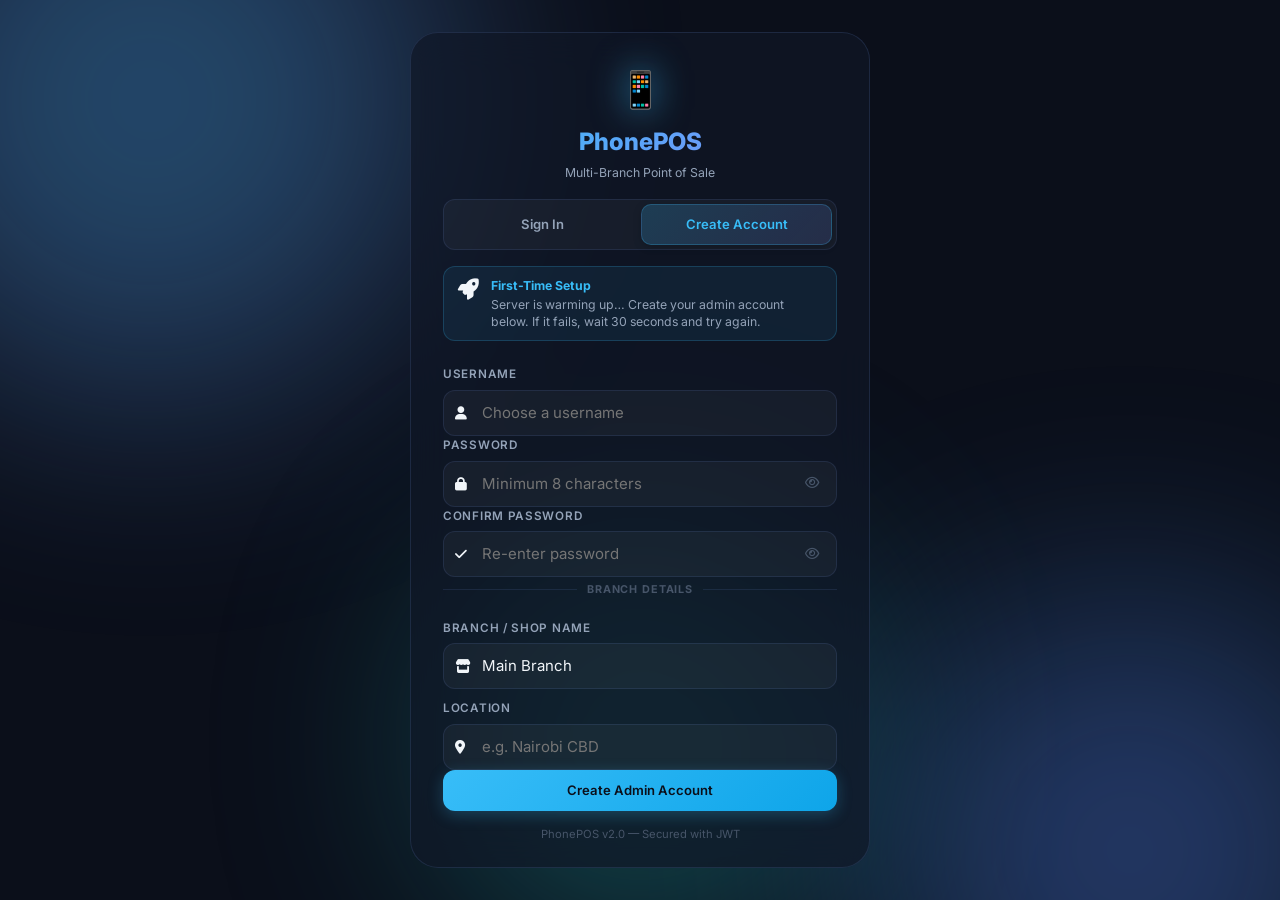
<file: frontend/index.html>
<!DOCTYPE html>
<html lang="en">
<head>
  <meta charset="UTF-8" />
  <meta name="viewport" content="width=device-width, initial-scale=1.0" />
  <title>PhonePOS — Sign In</title>
  <meta name="description" content="Multi-branch phone shop point of sale system. Secure login and account setup." />
  <link rel="preconnect" href="https://fonts.googleapis.com" />
  <link href="https://fonts.googleapis.com/css2?family=Inter:wght@300;400;500;600;700;800&display=swap" rel="stylesheet" />
  <link rel="stylesheet" href="css/style.css" />
  <link rel="stylesheet" href="https://cdnjs.cloudflare.com/ajax/libs/font-awesome/6.5.0/css/all.min.css" crossorigin="anonymous" referrerpolicy="no-referrer" />
</head>
<body class="auth-page">

  <!-- Animated background -->
  <div class="auth-bg">
    <div class="auth-blob blob-1"></div>
    <div class="auth-blob blob-2"></div>
    <div class="auth-blob blob-3"></div>
  </div>

  <div class="auth-card glass" id="authCard">

    <!-- Logo -->
    <div class="auth-logo">
      <div class="logo-icon">📱</div>
      <h1 class="auth-title">PhonePOS</h1>
      <p class="auth-subtitle">Multi-Branch Point of Sale</p>
    </div>

    <!-- Tab switcher -->
    <div class="auth-tabs" id="authTabs">
      <button class="auth-tab active" id="tabLogin"    data-tab="login">Sign In</button>
      <button class="auth-tab"        id="tabRegister" data-tab="register">Create Account</button>
    </div>

    <!-- ── LOGIN FORM ───────────────────────────────────────── -->
    <form id="loginForm" class="auth-form" autocomplete="off">
      <div class="form-group">
        <label for="loginUsername">Username</label>
        <div class="input-wrap">
          <span class="input-icon"><i class="fa-solid fa-user"></i></span>
          <input type="text" id="loginUsername" placeholder="Enter username"
                 required autocomplete="username" />
        </div>
      </div>

      <div class="form-group">
        <label for="loginPassword">Password</label>
        <div class="input-wrap">
          <span class="input-icon"><i class="fa-solid fa-lock"></i></span>
          <input type="password" id="loginPassword" placeholder="Enter password"
                 required autocomplete="current-password" />
          <button type="button" class="pwd-toggle" data-target="loginPassword"><i class="fa-regular fa-eye"></i></button>
        </div>
      </div>

      <div id="loginError" class="alert alert-error hidden"></div>

      <button type="submit" class="btn btn-primary btn-full" id="loginBtn">
        <span class="btn-text">Sign In</span>
        <span class="btn-loader hidden">⏳ Signing in…</span>
      </button>
    </form>

    <!-- ── CREATE ACCOUNT FORM ─────────────────────────────── -->
    <form id="registerForm" class="auth-form hidden" autocomplete="off">

      <!-- First-time setup notice -->
      <div id="setupNotice" class="setup-notice hidden">
        <div class="setup-notice-icon"><i class="fa-solid fa-rocket"></i></div>
        <div>
          <strong>First-Time Setup</strong>
          <p>No accounts exist yet. This will create the <em>admin</em> account for your system.</p>
        </div>
      </div>

      <!-- Already has users — locked -->
      <div id="registrationClosed" class="setup-notice setup-notice-locked hidden">
        <div class="setup-notice-icon"><i class="fa-solid fa-lock"></i></div>
        <div>
          <strong>Registration Closed</strong>
          <p>Ask your system admin to create an account for you, then sign in above.</p>
        </div>
      </div>

      <div id="registerFields">
        <div class="form-group">
          <label for="regUsername">Username</label>
          <div class="input-wrap">
            <span class="input-icon"><i class="fa-solid fa-user"></i></span>
            <input type="text" id="regUsername" placeholder="Choose a username"
                   minlength="3" required autocomplete="off" />
          </div>
        </div>

        <div class="form-group">
          <label for="regPassword">Password</label>
          <div class="input-wrap">
            <span class="input-icon"><i class="fa-solid fa-lock"></i></span>
            <input type="password" id="regPassword" placeholder="Minimum 8 characters"
                   minlength="8" required autocomplete="new-password" />
            <button type="button" class="pwd-toggle" data-target="regPassword"><i class="fa-regular fa-eye"></i></button>
          </div>
        </div>

        <div class="form-group">
          <label for="regConfirm">Confirm Password</label>
          <div class="input-wrap">
            <span class="input-icon"><i class="fa-solid fa-check"></i></span>
            <input type="password" id="regConfirm" placeholder="Re-enter password"
                   minlength="8" required autocomplete="new-password" />
            <button type="button" class="pwd-toggle" data-target="regConfirm"><i class="fa-regular fa-eye"></i></button>
          </div>
        </div>

        <!-- Shop fields -->
        <div id="shopFields" class="shop-fields">
          <div class="section-divider">
            <span>Branch Details</span>
          </div>
          <div class="form-group">
            <label for="regShopName">Branch / Shop Name</label>
            <div class="input-wrap">
              <span class="input-icon"><i class="fa-solid fa-store"></i></span>
              <input type="text" id="regShopName" placeholder="e.g. Main Branch"
                     value="Main Branch" />
            </div>
          </div>
          <div class="form-group">
            <label for="regShopLocation">Location</label>
            <div class="input-wrap">
              <span class="input-icon"><i class="fa-solid fa-location-dot"></i></span>
              <input type="text" id="regShopLocation" placeholder="e.g. Nairobi CBD" />
            </div>
          </div>
        </div>

        <div id="registerError" class="alert alert-error hidden"></div>

        <button type="submit" class="btn btn-primary btn-full" id="registerBtn">
          <span class="btn-text">Create Admin Account</span>
          <span class="btn-loader hidden">⏳ Creating…</span>
        </button>
      </div>
    </form>

    <p class="auth-footer">PhonePOS v2.0 &mdash; Secured with JWT</p>
  </div>

  <script src="js/api.js"></script>
  <script src="js/login.js"></script>
</body>
</html>
</file>
<file: frontend/css/style.css>
/* ==========================================================
   PhonePOS — Premium Dark UI
   ========================================================== */

/* ── Google Font ──────────────────────────────────────────── */
@import url('https://fonts.googleapis.com/css2?family=Inter:wght@300;400;500;600;700;800&display=swap');

/* ── Design Tokens ────────────────────────────────────────── */
:root {
  /* Palette */
  --clr-bg:          #0b0f1a;
  --clr-surface:     #111827;
  --clr-surface-2:   #1a2233;
  --clr-border:      rgba(99, 131, 200, 0.15);
  --clr-primary:     #38bdf8;
  --clr-primary-dk:  #0ea5e9;
  --clr-accent:      #818cf8;
  --clr-success:     #34d399;
  --clr-danger:      #f87171;
  --clr-warning:     #fbbf24;
  --clr-cash:        #34d399;
  --clr-mpesa:       #38bdf8;
  --clr-card:        #818cf8;

  /* Text */
  --txt-primary:     #f1f5f9;
  --txt-secondary:   #94a3b8;
  --txt-muted:       #475569;

  /* Glass */
  --glass-bg:        rgba(17, 24, 39, 0.7);
  --glass-border:    rgba(99, 131, 200, 0.18);
  --glass-blur:      18px;

  /* Sidebar */
  --sidebar-w:       230px;
  --sidebar-collapsed: 60px;

  /* Spacing & radius */
  --radius-sm:  6px;
  --radius-md:  12px;
  --radius-lg:  20px;
  --radius-xl:  28px;
  --gap:        24px;

  /* Transitions */
  --ease:  cubic-bezier(.4,0,.2,1);
  --t-fast: 150ms;
  --t-med:  250ms;
}

/* ── Reset & Base ─────────────────────────────────────────── */
*, *::before, *::after { box-sizing: border-box; margin: 0; padding: 0; }

html { font-size: 15px; scroll-behavior: smooth; }

body {
  font-family: 'Inter', system-ui, sans-serif;
  background:  var(--clr-bg);
  color:       var(--txt-primary);
  line-height: 1.6;
  min-height:  100vh;
}

a { color: inherit; text-decoration: none; }

/* ── Font Awesome icon sizing ──────────────────────────────── */
.nav-icon i          { font-size: 1.15rem; width: 1.2rem; text-align: center; }
.logo-icon i         { font-size: 2rem; }
.input-icon i        { font-size: .9rem; }
.kpi-icon i          { font-size: 1.6rem; }
.setup-notice-icon i { font-size: 1.4rem; }
.shop-card-icon i    { font-size: 2rem; opacity: .9; }
.btn-logout i        { font-size: .9rem; }
.pwd-toggle i        { font-size: .85rem; pointer-events: none; }
.modal-close i       { font-size: .85rem; pointer-events: none; }
.btn-icon i          { font-size: .8rem; pointer-events: none; }

input, select, button, textarea { font: inherit; }
img { display: block; max-width: 100%; }

/* ── Scrollbar ────────────────────────────────────────────── */
::-webkit-scrollbar { width: 5px; height: 5px; }
::-webkit-scrollbar-track { background: transparent; }
::-webkit-scrollbar-thumb { background: var(--clr-surface-2); border-radius: 999px; }

/* ── Glassmorphism ────────────────────────────────────────── */
.glass {
  background:    var(--glass-bg);
  border:        1px solid var(--glass-border);
  backdrop-filter: blur(var(--glass-blur));
  -webkit-backdrop-filter: blur(var(--glass-blur));
}

/* ── Utility ──────────────────────────────────────────────── */
.hidden { display: none !important; }
.mono   { font-family: 'Courier New', monospace; letter-spacing: .03em; font-size: .85em; }

/* ═══════════════════════════════════════════════════════════
   AUTH PAGE (Login)
   ═══════════════════════════════════════════════════════════ */
.auth-page {
  display:         flex;
  align-items:     center;
  justify-content: center;
  min-height:      100vh;
  min-height:      100dvh;
  overflow-y:      auto;
  overflow-x:      hidden;
  position:        relative;
  padding:         30px 16px;
}

.auth-bg {
  position: fixed;
  inset:    0;
  z-index:  0;
  pointer-events: none;
}

.auth-blob {
  position:      absolute;
  border-radius: 50%;
  filter:        blur(120px);
  opacity:       .35;
  animation:     blobFloat 8s ease-in-out infinite alternate;
}
.blob-1 {
  width:  600px; height: 600px;
  background: radial-gradient(circle, #38bdf8, #818cf8);
  top: -200px; left: -150px;
}
.blob-2 {
  width:  500px; height: 500px;
  background: radial-gradient(circle, #6366f1, #38bdf8);
  bottom: -200px; right: -100px;
  animation-delay: 4s;
}

@keyframes blobFloat {
  from { transform: translate(0, 0) scale(1); }
  to   { transform: translate(30px, 40px) scale(1.07); }
}

.blob-3 {
  width:  400px; height: 400px;
  background: radial-gradient(circle, #34d399, #0ea5e9);
  top: 60%; left: 50%;
  transform: translateX(-50%);
  animation-delay: 2s;
}

.auth-card {
  position:  relative;
  z-index:   1;
  width:     min(460px, 94vw);
  padding:   28px 32px 24px;
  border-radius: var(--radius-xl);
  animation: fadeUp .5s var(--ease) both;
  margin:    auto;
}

@keyframes fadeUp {
  from { opacity: 0; transform: translateY(30px); }
  to   { opacity: 1; transform: translateY(0); }
}

.auth-logo { text-align: center; margin-bottom: 16px; }

.logo-icon {
  font-size:   2.4rem;
  display:     block;
  margin-bottom: 4px;
  filter:      drop-shadow(0 0 18px rgba(56,189,248,.6));
}

.auth-title {
  font-size: 1.6rem;
  font-weight: 800;
  background: linear-gradient(135deg, var(--clr-primary), var(--clr-accent));
  -webkit-background-clip: text;
  -webkit-text-fill-color: transparent;
  background-clip: text;
}

.auth-subtitle {
  font-size: .82rem;
  color: var(--txt-secondary);
  margin-top: 2px;
}

/* ── Auth Tabs ───────────────────────────────────────────── */
.auth-tabs {
  display:       flex;
  gap:           4px;
  background:    rgba(255,255,255,.04);
  border:        1px solid var(--clr-border);
  border-radius: var(--radius-md);
  padding:       4px;
  margin-bottom: 16px;
}

.auth-tab {
  flex:          1;
  padding:       9px;
  border:        none;
  border-radius: calc(var(--radius-md) - 2px);
  background:    transparent;
  color:         var(--txt-secondary);
  font-size:     .875rem;
  font-weight:   600;
  cursor:        pointer;
  transition:    all var(--t-med) var(--ease);
}

.auth-tab:hover { color: var(--txt-primary); }

.auth-tab.active {
  background:  linear-gradient(135deg, rgba(56,189,248,.2), rgba(129,140,248,.15));
  color:       var(--clr-primary);
  border:      1px solid rgba(56,189,248,.25);
  box-shadow:  0 2px 8px rgba(0,0,0,.2);
}

/* ── Setup Notice ────────────────────────────────────────── */
.setup-notice {
  display:       flex;
  gap:           12px;
  align-items:   flex-start;
  padding:       10px 14px;
  border-radius: var(--radius-md);
  margin-bottom: 12px;
  background:    rgba(56,189,248,.08);
  border:        1px solid rgba(56,189,248,.2);
  font-size:     .82rem;
  line-height:   1.4;
}

.setup-notice strong { display: block; color: var(--clr-primary); margin-bottom: 2px; }
.setup-notice p      { color: var(--txt-secondary); margin: 0; }
.setup-notice-icon   { font-size: 1.3rem; flex-shrink: 0; }

.setup-notice-locked {
  background: rgba(251,191,36,.07);
  border:     1px solid rgba(251,191,36,.2);
}
.setup-notice-locked strong { color: var(--clr-warning); }

/* ── Section divider ─────────────────────────────────────── */
.section-divider {
  display:     flex;
  align-items: center;
  gap:         10px;
  margin:      2px 0 10px;
  font-size:   .72rem;
  font-weight: 700;
  color:       var(--txt-muted);
  text-transform: uppercase;
  letter-spacing: .08em;
}
.section-divider::before,
.section-divider::after {
  content:    '';
  flex:       1;
  height:     1px;
  background: var(--clr-border);
}

/* ── Success flash ───────────────────────────────────────── */
.auth-success-flash {
  position:      absolute;
  bottom:        16px;
  left:          50%;
  transform:     translateX(-50%);
  background:    rgba(52,211,153,.15);
  border:        1px solid rgba(52,211,153,.3);
  color:         var(--clr-success);
  padding:       10px 20px;
  border-radius: var(--radius-md);
  font-size:     .85rem;
  font-weight:   500;
  white-space:   nowrap;
  animation:     fadeUp .3s var(--ease);
}

.auth-form { display: flex; flex-direction: column; gap: 12px; }

.auth-footer {
  text-align:  center;
  color:       var(--txt-muted);
  font-size:   .75rem;
  margin-top:  14px;
}

.shop-fields { display: flex; flex-direction: column; gap: 10px; margin-top: 2px; }

/* ═══════════════════════════════════════════════════════════
   APP PAGE LAYOUT
   ═══════════════════════════════════════════════════════════ */
.app-page {
  display:        grid;
  grid-template-columns: var(--sidebar-w) 1fr;
  min-height:     100vh;
}

/* ── Sidebar ──────────────────────────────────────────────── */
.sidebar {
  position:   sticky;
  top:        0;
  height:     100vh;
  display:    flex;
  flex-direction: column;
  background: var(--clr-surface);
  border-right: 1px solid var(--clr-border);
  padding:    20px 12px;
  overflow-y: auto;
  z-index:    100;
}

.sidebar-logo {
  display:     flex;
  align-items: center;
  gap:         10px;
  padding:     8px 10px 24px;
}

.sidebar-logo .logo-icon { font-size: 1.6rem; filter: drop-shadow(0 0 10px rgba(56,189,248,.5)); }
.logo-label { font-size: 1.1rem; font-weight: 700; color: var(--txt-primary); letter-spacing: .02em; }

.sidebar-nav { flex: 1; display: flex; flex-direction: column; gap: 4px; }

.nav-item {
  display:       flex;
  align-items:   center;
  gap:           10px;
  padding:       10px 12px;
  border-radius: var(--radius-md);
  color:         var(--txt-secondary);
  font-size:     .875rem;
  font-weight:   500;
  transition:    all var(--t-fast) var(--ease);
}
.nav-item:hover {
  background: rgba(56,189,248,.08);
  color: var(--txt-primary);
}
.nav-item.active {
  background: linear-gradient(135deg, rgba(56,189,248,.15), rgba(129,140,248,.1));
  color: var(--clr-primary);
  border: 1px solid rgba(56,189,248,.2);
}
.nav-icon { font-size: 1.1rem; }

.sidebar-footer {
  display:     flex;
  align-items: center;
  gap:         8px;
  padding-top: 16px;
  border-top:  1px solid var(--clr-border);
}

.user-chip { display: flex; align-items: center; gap: 8px; flex: 1; min-width: 0; }

.user-avatar {
  width:         34px;
  height:        34px;
  border-radius: 50%;
  background:    linear-gradient(135deg, var(--clr-primary), var(--clr-accent));
  display:       flex;
  align-items:   center;
  justify-content: center;
  font-size:     .9rem;
  font-weight:   700;
  flex-shrink:   0;
}

.user-info { display: flex; flex-direction: column; min-width: 0; }
.user-name { font-size: .8rem; font-weight: 600; white-space: nowrap; overflow: hidden; text-overflow: ellipsis; }
.user-role { font-size: .7rem; color: var(--txt-secondary); text-transform: capitalize; }

.btn-logout {
  background:    none;
  border:        none;
  cursor:        pointer;
  font-size:     1.1rem;
  color:         var(--txt-muted);
  padding:       4px;
  border-radius: var(--radius-sm);
  transition:    color var(--t-fast);
}
.btn-logout:hover { color: var(--clr-danger); }

/* ── Main Content ─────────────────────────────────────────── */
.main-content {
  display:        flex;
  flex-direction: column;
  padding:        var(--gap);
  gap:            var(--gap);
  min-height:     100vh;
  overflow-x:     hidden;
}

/* ── Topbar ───────────────────────────────────────────────── */
.topbar {
  display:     flex;
  align-items: center;
  justify-content: space-between;
  gap:         16px;
  flex-wrap:   wrap;
}

.topbar-left { display: flex; align-items: center; gap: 12px; }

.page-title { font-size: 1.5rem; font-weight: 700; letter-spacing: -.02em; }

.shop-badge {
  background:    rgba(56,189,248,.1);
  border:        1px solid rgba(56,189,248,.25);
  color:         var(--clr-primary);
  font-size:     .75rem;
  font-weight:   600;
  padding:       4px 12px;
  border-radius: 999px;
}

.topbar-right { display: flex; align-items: center; gap: 10px; }
.topbar-time  { font-size: .82rem; color: var(--txt-secondary); font-variant-numeric: tabular-nums; }

/* ═══════════════════════════════════════════════════════════
   CARDS
   ═══════════════════════════════════════════════════════════ */
.card {
  border-radius: var(--radius-lg);
  padding:       24px;
}

.card-header {
  display:     flex;
  align-items: center;
  justify-content: space-between;
  margin-bottom: 18px;
}

.card-title { font-size: 1rem; font-weight: 600; }

.link-sm { font-size: .8rem; color: var(--clr-primary); opacity: .8; transition: opacity var(--t-fast); }
.link-sm:hover { opacity: 1; }

/* ═══════════════════════════════════════════════════════════
   KPI GRID
   ═══════════════════════════════════════════════════════════ */
.kpi-grid {
  display:               grid;
  grid-template-columns: repeat(auto-fit, minmax(180px, 1fr));
  gap:                   16px;
}

.kpi-card {
  border-radius: var(--radius-lg);
  padding:       22px 20px;
  display:       flex;
  align-items:   center;
  gap:           16px;
  transition:    transform var(--t-med) var(--ease), box-shadow var(--t-med) var(--ease);
}

.kpi-card:hover {
  transform:  translateY(-3px);
  box-shadow: 0 12px 32px rgba(0,0,0,.3);
}

.kpi-icon { font-size: 2rem; }

.kpi-body { display: flex; flex-direction: column; }

.kpi-value {
  font-size:   1.6rem;
  font-weight: 800;
  letter-spacing: -.02em;
  background:  linear-gradient(135deg, var(--clr-primary), var(--clr-accent));
  -webkit-background-clip: text;
  -webkit-text-fill-color: transparent;
  background-clip: text;
}

.kpi-label { font-size: .75rem; color: var(--txt-secondary); margin-top: 2px; }

/* ═══════════════════════════════════════════════════════════
   TABLES
   ═══════════════════════════════════════════════════════════ */
.table-wrap { overflow-x: auto; }

.data-table {
  width:           100%;
  border-collapse: collapse;
  font-size:       .875rem;
}

.data-table th {
  text-align:    left;
  padding:       10px 14px;
  font-size:     .7rem;
  font-weight:   700;
  text-transform: uppercase;
  letter-spacing: .08em;
  color:         var(--txt-muted);
  border-bottom: 1px solid var(--clr-border);
}

.data-table td {
  padding:      12px 14px;
  border-bottom: 1px solid rgba(99,131,200,.07);
  color:        var(--txt-primary);
  vertical-align: middle;
}

.data-table tbody tr { transition: background var(--t-fast); }
.data-table tbody tr:hover { background: rgba(56,189,248,.04); }
.data-table tbody tr:last-child td { border-bottom: none; }

.table-empty {
  text-align: center;
  color:      var(--txt-muted);
  padding:    40px !important;
  font-style: italic;
}

.amount-cell { font-variant-numeric: tabular-nums; font-weight: 600; color: var(--clr-success); }

/* ═══════════════════════════════════════════════════════════
   BADGES
   ═══════════════════════════════════════════════════════════ */
.badge {
  display:       inline-block;
  padding:       3px 10px;
  border-radius: 999px;
  font-size:     .7rem;
  font-weight:   700;
  text-transform: uppercase;
  letter-spacing: .06em;
}

.badge-available { background: rgba(52,211,153,.15); color: var(--clr-success); border: 1px solid rgba(52,211,153,.3); }
.badge-sold      { background: rgba(248,113,113,.12); color: var(--clr-danger);  border: 1px solid rgba(248,113,113,.3); }
.badge-cash      { background: rgba(52,211,153,.12); color: var(--clr-cash);    border: 1px solid rgba(52,211,153,.25); }
.badge-mpesa     { background: rgba(56,189,248,.12); color: var(--clr-mpesa);   border: 1px solid rgba(56,189,248,.25); }
.badge-card      { background: rgba(129,140,248,.12); color: var(--clr-card);   border: 1px solid rgba(129,140,248,.25); }
.badge-info      { background: rgba(129,140,248,.12); color: var(--clr-accent); border: 1px solid rgba(129,140,248,.25); }
.badge-role-admin   { background: rgba(251,191,36,.1);  color: var(--clr-warning); border: 1px solid rgba(251,191,36,.25); }
.badge-role-manager { background: rgba(56,189,248,.1);  color: var(--clr-primary); border: 1px solid rgba(56,189,248,.25); }
.badge-role-cashier { background: rgba(52,211,153,.1);  color: var(--clr-success); border: 1px solid rgba(52,211,153,.25); }

/* ═══════════════════════════════════════════════════════════
   BUTTONS
   ═══════════════════════════════════════════════════════════ */
.btn {
  display:       inline-flex;
  align-items:   center;
  justify-content: center;
  gap:           6px;
  padding:       10px 20px;
  border-radius: var(--radius-md);
  font-size:     .875rem;
  font-weight:   600;
  border:        none;
  cursor:        pointer;
  transition:    all var(--t-fast) var(--ease);
  white-space:   nowrap;
}

.btn-primary {
  background:  linear-gradient(135deg, var(--clr-primary), var(--clr-primary-dk));
  color:       #0b0f1a;
  box-shadow:  0 4px 15px rgba(56,189,248,.25);
}
.btn-primary:hover {
  transform:   translateY(-1px);
  box-shadow:  0 8px 24px rgba(56,189,248,.4);
}

.btn-secondary {
  background: linear-gradient(135deg, var(--clr-accent), #6366f1);
  color:      #fff;
  box-shadow: 0 4px 15px rgba(129,140,248,.25);
}
.btn-secondary:hover {
  transform:  translateY(-1px);
  box-shadow: 0 8px 24px rgba(129,140,248,.4);
}

.btn-outline {
  background: transparent;
  color:      var(--clr-primary);
  border:     1px solid rgba(56,189,248,.4);
}
.btn-outline:hover { background: rgba(56,189,248,.08); }

.btn-ghost {
  background: transparent;
  color:      var(--txt-secondary);
}
.btn-ghost:hover { background: rgba(255,255,255,.05); color: var(--txt-primary); }

.btn-full { width: 100%; }
.btn-sm   { padding: 7px 14px; font-size: .8rem; }

.btn:disabled { opacity: .5; cursor: not-allowed; transform: none !important; }

/* ═══════════════════════════════════════════════════════════
   FORMS
   ═══════════════════════════════════════════════════════════ */
.form-group { display: flex; flex-direction: column; gap: 6px; }

.form-group label {
  font-size:   .78rem;
  font-weight: 600;
  color:       var(--txt-secondary);
  text-transform: uppercase;
  letter-spacing: .06em;
}

.form-row { display: grid; grid-template-columns: 1fr 1fr; gap: 14px; }

.input-wrap { position: relative; display: flex; align-items: center; }
.input-icon { position: absolute; left: 12px; font-size: 1rem; pointer-events: none; }

input[type="text"],
input[type="password"],
input[type="number"],
input[type="search"],
input[type="date"],
select {
  width:         100%;
  background:    rgba(255,255,255,.04);
  border:        1px solid var(--clr-border);
  border-radius: var(--radius-md);
  padding:       10px 14px;
  color:         var(--txt-primary);
  transition:    border-color var(--t-fast), box-shadow var(--t-fast);
  outline:       none;
}

.input-wrap input { padding-left: 38px; padding-right: 42px; }

input:focus, select:focus {
  border-color: var(--clr-primary);
  box-shadow:   0 0 0 3px rgba(56,189,248,.15);
}

select { cursor: pointer; }
select option { background: var(--clr-surface); }

.pwd-toggle {
  position:   absolute;
  right:      10px;
  background: none;
  border:     none;
  cursor:     pointer;
  font-size:  1.05rem;
  color:      var(--txt-muted);
  padding:    6px 8px;
  transition: color var(--t-fast);
  z-index:    10;
  display:    inline-flex;
  align-items: center;
  justify-content: center;
}
.pwd-toggle:hover { color: var(--txt-primary); }

tr.clickable-row {
  cursor: pointer;
  transition: background var(--t-fast);
}
tr.clickable-row:hover {
  background: rgba(56, 189, 248, 0.08) !important;
}

.item-detail-badge {
  display: inline-flex;
  align-items: center;
  gap: 4px;
  font-size: .75rem;
  color: var(--txt-secondary);
  background: rgba(255, 255, 255, .05);
  border: 1px solid var(--clr-border);
  padding: 2px 7px;
  border-radius: var(--radius-sm);
  margin-top: 4px;
}

/* ── Alerts ───────────────────────────────────────────────── */
.alert {
  padding:       10px 14px;
  border-radius: var(--radius-md);
  font-size:     .82rem;
  font-weight:   500;
}

.alert-error {
  background: rgba(248,113,113,.12);
  border:     1px solid rgba(248,113,113,.25);
  color:      var(--clr-danger);
}

/* ── Filter bar ───────────────────────────────────────────── */
.filter-bar {
  display:       flex;
  gap:           12px;
  align-items:   center;
  padding:       14px 18px;
  border-radius: var(--radius-lg);
  flex-wrap:     wrap;
}

.filter-bar input  { flex: 1; min-width: 200px; }
.filter-bar select { max-width: 160px; }

.date-input { padding: 6px 10px; font-size: .82rem; }

/* ═══════════════════════════════════════════════════════════
   POS LAYOUT
   ═══════════════════════════════════════════════════════════ */
.pos-layout {
  display:               grid;
  grid-template-columns: 1fr 360px;
  gap:                   var(--gap);
  align-items:           start;
}

.pos-left  { display: flex; flex-direction: column; gap: var(--gap); }
.pos-right { position: sticky; top: var(--gap); }

.pos-card  { border-radius: var(--radius-lg); padding: 24px; }
.pos-form  { display: flex; flex-direction: column; gap: 16px; }

/* Receipt */
.receipt-card { border-radius: var(--radius-lg); padding: 28px 24px; }
.receipt-header { text-align: center; padding-bottom: 20px; border-bottom: 1px dashed var(--clr-border); margin-bottom: 20px; }
.receipt-logo { font-size: 1.1rem; font-weight: 800; color: var(--clr-primary); }
.receipt-shop { font-size: .82rem; color: var(--txt-secondary); margin-top: 4px; }
.receipt-date { font-size: .75rem; color: var(--txt-muted); }
.receipt-placeholder { text-align: center; color: var(--txt-muted); padding: 40px 0; font-size: 1.8rem; line-height: 2; }
.receipt-line { display: flex; justify-content: space-between; font-size: .85rem; padding: 8px 0; border-bottom: 1px solid rgba(99,131,200,.07); }
.receipt-line span:last-child { font-weight: 600; }
.receipt-divider { height: 1px; background: var(--clr-border); margin: 16px 0; }
.receipt-status { text-align: center; font-weight: 700; font-size: .9rem; padding: 12px; border-radius: var(--radius-md); }
.receipt-status.success { background: rgba(52,211,153,.1); color: var(--clr-success); }

/* Lookup result */
.lookup-result {
  padding:       12px 14px;
  border-radius: var(--radius-md);
  background:    rgba(56,189,248,.08);
  border:        1px solid rgba(56,189,248,.2);
  font-size:     .85rem;
  color:         var(--txt-primary);
}

/* ═══════════════════════════════════════════════════════════
   PRODUCT GRID
   ═══════════════════════════════════════════════════════════ */
.product-grid {
  display:               grid;
  grid-template-columns: repeat(auto-fill, minmax(200px, 1fr));
  gap:                   16px;
}

.product-card {
  border-radius: var(--radius-lg);
  padding:       20px;
  display:       flex;
  flex-direction: column;
  gap:           12px;
  transition:    transform var(--t-med) var(--ease), box-shadow var(--t-med) var(--ease);
}

.product-card:hover {
  transform:  translateY(-4px);
  box-shadow: 0 16px 40px rgba(0,0,0,.4);
}

.product-icon { font-size: 2.2rem; }
.product-model { font-size: 1rem; font-weight: 700; }
.product-brand { font-size: .8rem; color: var(--txt-secondary); }
.product-price { font-size: .9rem; font-weight: 700; color: var(--clr-success); margin-top: 4px; }
.product-id { font-size: .7rem; color: var(--txt-muted); }

/* ═══════════════════════════════════════════════════════════
   MODALS
   ═══════════════════════════════════════════════════════════ */
.modal-overlay {
  position:        fixed;
  inset:           0;
  background:      rgba(0,0,0,.6);
  backdrop-filter: blur(4px);
  z-index:         200;
  display:         flex;
  align-items:     center;
  justify-content: center;
  padding:         20px;
  animation:       fadeIn var(--t-fast) var(--ease);
}

@keyframes fadeIn { from { opacity: 0; } to { opacity: 1; } }

.modal-box {
  width:         min(480px, 100%);
  border-radius: var(--radius-xl);
  padding:       32px;
  animation:     scaleIn var(--t-med) var(--ease);
}

@keyframes scaleIn {
  from { opacity: 0; transform: scale(.94); }
  to   { opacity: 1; transform: scale(1);   }
}

.modal-header {
  display:       flex;
  align-items:   center;
  justify-content: space-between;
  margin-bottom: 24px;
}

.modal-header h3 { font-size: 1.1rem; font-weight: 700; }

.modal-close {
  background:    none;
  border:        none;
  cursor:        pointer;
  font-size:     1.1rem;
  color:         var(--txt-muted);
  padding:       4px 8px;
  border-radius: var(--radius-sm);
  transition:    background var(--t-fast);
}
.modal-close:hover { background: rgba(255,255,255,.07); color: var(--txt-primary); }

.modal-actions { display: flex; gap: 10px; justify-content: flex-end; margin-top: 8px; }

/* ═══════════════════════════════════════════════════════════
   TOAST NOTIFICATIONS
   ═══════════════════════════════════════════════════════════ */
.toast {
  position:      fixed;
  bottom:        24px;
  right:         24px;
  padding:       14px 20px;
  border-radius: var(--radius-md);
  font-size:     .875rem;
  font-weight:   500;
  z-index:       999;
  transform:     translateY(20px);
  opacity:       0;
  transition:    all var(--t-med) var(--ease);
  max-width:     360px;
  pointer-events: none;
}

.toast.show { transform: translateY(0); opacity: 1; }

.toast-success { background: rgba(52,211,153,.15); border: 1px solid rgba(52,211,153,.3); color: var(--clr-success); }
.toast-error   { background: rgba(248,113,113,.15); border: 1px solid rgba(248,113,113,.3); color: var(--clr-danger); }

/* ═══════════════════════════════════════════════════════════
   SALES SECTION (dashboard)
   ═══════════════════════════════════════════════════════════ */
.sales-section { border-radius: var(--radius-lg); }

/* ═══════════════════════════════════════════════════════════
   PRINT STYLES (receipt)
   ═══════════════════════════════════════════════════════════ */
@media print {
  body * { visibility: hidden; }
  #receiptPanel, #receiptPanel * { visibility: visible; }
  #receiptPanel { position: fixed; inset: 0; background: white; color: black; }
  .sidebar, .topbar, .pos-left, .btn { display: none !important; }
}

/* ═══════════════════════════════════════════════════════════
   RESPONSIVE
   ═══════════════════════════════════════════════════════════ */
@media (max-width: 900px) {
  .app-page { grid-template-columns: var(--sidebar-collapsed) 1fr; }
  .logo-label, .nav-label, .user-info { display: none; }
  .sidebar { padding: 16px 8px; }
  .sidebar-logo { justify-content: center; padding: 8px 4px 20px; }
  .nav-item { justify-content: center; padding: 12px; }
  .pos-layout { grid-template-columns: 1fr; }
  .form-row { grid-template-columns: 1fr; }
  .kpi-grid { grid-template-columns: 1fr 1fr; }
  .users-grid { grid-template-columns: 1fr 1fr; }
}

@media (max-width: 560px) {
  .main-content { padding: 16px; gap: 16px; }
  .kpi-grid { grid-template-columns: 1fr; }
  .auth-card { padding: 32px 24px; }
  .users-grid { grid-template-columns: 1fr; }
  .user-stats-bar { gap: 12px; }
}

/* ═══════════════════════════════════════════════════════════
   USER MANAGEMENT PAGE
   ═══════════════════════════════════════════════════════════ */

/* Stats bar */
.user-stats-bar {
  display:       flex;
  gap:           24px;
  padding:       18px 28px;
  border-radius: var(--radius-lg);
  flex-wrap:     wrap;
}

.user-stat {
  display:        flex;
  flex-direction: column;
  align-items:    center;
  gap:            4px;
  flex:           1;
  min-width:      80px;
}

.user-stat-val {
  font-size:   1.8rem;
  font-weight: 800;
  background:  linear-gradient(135deg, var(--clr-primary), var(--clr-accent));
  -webkit-background-clip: text;
  -webkit-text-fill-color: transparent;
  background-clip: text;
  line-height: 1;
}

.user-stat-lbl {
  font-size:  .7rem;
  color:      var(--txt-muted);
  font-weight: 600;
  text-transform: uppercase;
  letter-spacing: .06em;
}

/* User cards grid */
.users-grid {
  display:               grid;
  grid-template-columns: repeat(auto-fill, minmax(220px, 1fr));
  gap:                   14px;
}

.user-card {
  border-radius: var(--radius-lg);
  padding:       18px 16px;
  display:       flex;
  align-items:   center;
  gap:           14px;
  transition:    transform var(--t-med) var(--ease);
}

.user-card:hover { transform: translateY(-2px); }

.user-card-avatar {
  width:         42px;
  height:        42px;
  border-radius: 50%;
  display:       flex;
  align-items:   center;
  justify-content: center;
  font-size:     1.1rem;
  font-weight:   800;
  flex-shrink:   0;
}
.user-card-avatar.role-admin   { background: linear-gradient(135deg, #fbbf24, #f59e0b); color: #0b0f1a; }
.user-card-avatar.role-manager { background: linear-gradient(135deg, #38bdf8, #0ea5e9); color: #0b0f1a; }
.user-card-avatar.role-cashier { background: linear-gradient(135deg, #34d399, #10b981); color: #0b0f1a; }

.user-card-info { flex: 1; min-width: 0; }
.user-card-name { font-size: .9rem; font-weight: 700; white-space: nowrap; overflow: hidden; text-overflow: ellipsis; }
.user-card-shop { font-size: .75rem; color: var(--txt-secondary); margin-top: 2px; }

/* Table extras */
.current-user-row td { background: rgba(56,189,248,.04); }
.user-table-name { font-weight: 600; }
.you-tag {
  display:       inline-block;
  margin-left:   6px;
  padding:       2px 7px;
  border-radius: 999px;
  font-size:     .65rem;
  font-weight:   700;
  background:    rgba(56,189,248,.12);
  color:         var(--clr-primary);
  border:        1px solid rgba(56,189,248,.25);
  vertical-align: middle;
}

.btn-action {
  background:    none;
  border:        1px solid var(--clr-border);
  color:         var(--txt-secondary);
  border-radius: var(--radius-sm);
  padding:       4px 10px;
  font-size:     .78rem;
  cursor:        pointer;
  transition:    all var(--t-fast);
}
.btn-action:hover { border-color: var(--clr-primary); color: var(--clr-primary); background: rgba(56,189,248,.06); }

/* Role hint */
.role-hint {
  font-size:     .8rem;
  color:         var(--txt-secondary);
  background:    rgba(255,255,255,.03);
  border:        1px solid var(--clr-border);
  border-radius: var(--radius-sm);
  padding:       8px 12px;
  line-height:   1.5;
}
.role-hint strong { color: var(--txt-primary); }

/* My Account info card */
.account-info-card {
  display:       flex;
  align-items:   center;
  gap:           16px;
  padding:       16px;
  border-radius: var(--radius-md);
  margin-bottom: 4px;
}

.account-avatar {
  width:         52px;
  height:        52px;
  border-radius: 50%;
  background:    linear-gradient(135deg, var(--clr-primary), var(--clr-accent));
  display:       flex;
  align-items:   center;
  justify-content: center;
  font-size:     1.4rem;
  font-weight:   800;
  color:         #0b0f1a;
  flex-shrink:   0;
}

.account-username { font-size: 1.1rem; font-weight: 700; }
.account-meta     { font-size: .8rem; color: var(--txt-secondary); text-transform: capitalize; }
.account-details  { display: flex; flex-direction: column; gap: 3px; }

/* Alert success */
.alert-success {
  background: rgba(52,211,153,.1);
  border:     1px solid rgba(52,211,153,.25);
  color:      var(--clr-success);
  padding:    10px 14px;
  border-radius: var(--radius-md);
  font-size:  .82rem;
  font-weight: 500;
}

.txt-muted { color: var(--txt-muted); }

/* ═══════════════════════════════════════════════════════════
   BRANCHES PAGE
   ═══════════════════════════════════════════════════════════ */
.shops-grid {
  display:               grid;
  grid-template-columns: repeat(auto-fill, minmax(240px, 1fr));
  gap:                   16px;
}

.shop-card {
  border-radius: var(--radius-lg);
  padding:       20px;
  cursor:        pointer;
  transition:    transform var(--t-med) var(--ease), box-shadow var(--t-med);
  border:        1px solid var(--clr-border);
  position:      relative;
}
.shop-card:hover {
  transform:    translateY(-3px);
  box-shadow:   0 12px 32px rgba(0,0,0,.3);
}
.shop-card-active {
  border-color: var(--clr-primary) !important;
  box-shadow:   0 0 0 2px rgba(56,189,248,.2);
}

.shop-card-top {
  display:         flex;
  justify-content: space-between;
  align-items:     flex-start;
  margin-bottom:   14px;
}

.shop-card-icon { font-size: 2rem; }

.shop-card-menu { display: flex; gap: 6px; }

.btn-icon {
  background:    rgba(255,255,255,.05);
  border:        1px solid var(--clr-border);
  border-radius: var(--radius-sm);
  width:  30px; height: 30px;
  cursor: pointer;
  display:       flex;
  align-items:   center;
  justify-content: center;
  font-size:     .85rem;
  transition:    all var(--t-fast);
}
.btn-icon:hover        { background: rgba(56,189,248,.1); border-color: var(--clr-primary); }
.btn-icon-danger:hover { background: rgba(239,68,68,.1);  border-color: #ef4444; }

.shop-card-name     { font-size: 1rem; font-weight: 700; margin-bottom: 4px; }
.shop-card-location { font-size: .78rem; color: var(--txt-secondary); margin-bottom: 14px; }

.shop-card-stats {
  display:       flex;
  gap:           16px;
  font-size:     .78rem;
  color:         var(--txt-secondary);
  padding-top:   12px;
  border-top:    1px solid var(--clr-border);
}
.shop-stat strong { color: var(--txt-primary); font-weight: 700; }

/* Table action cell */
.action-cell {
  display:     flex;
  gap:         8px;
  align-items: center;
  flex-wrap:   wrap;
}

.reassign-select {
  background:    var(--clr-surface-2);
  border:        1px solid var(--clr-border);
  color:         var(--txt-primary);
  border-radius: var(--radius-sm);
  padding:       4px 8px;
  font-size:     .78rem;
  cursor:        pointer;
}

.btn-action-danger {
  border-color: rgba(239,68,68,.4);
  color:        #ef4444;
}
.btn-action-danger:hover {
  background:   rgba(239,68,68,.08);
  border-color: #ef4444;
}

/* Sidebar user chip hover (My Account trigger) */
.user-chip {
  cursor:     pointer;
  transition: opacity var(--t-fast);
}
.user-chip:hover { opacity: .8; }

/* ── Toast notifications ─────────────────────────────────── */
.toast {
  position:      fixed;
  bottom:        24px;
  right:         24px;
  z-index:       9999;
  min-width:     260px;
  padding:       14px 20px;
  border-radius: var(--radius-md);
  font-size:     .875rem;
  font-weight:   500;
  box-shadow:    0 8px 24px rgba(0,0,0,.3);
  opacity:       0;
  transform:     translateY(16px);
  transition:    opacity .35s, transform .35s;
  pointer-events: none;
}
.toast.show { opacity: 1; transform: translateY(0); }

.toast-success {
  background: rgba(52,211,153,.15);
  border:     1px solid rgba(52,211,153,.3);
  color:      var(--clr-success);
}
.toast-error {
  background: rgba(239,68,68,.12);
  border:     1px solid rgba(239,68,68,.3);
  color:      #ef4444;
}

@media (max-width: 560px) {
  .shops-grid { grid-template-columns: 1fr; }
  .action-cell { flex-direction: column; align-items: flex-start; }
}
</file>
